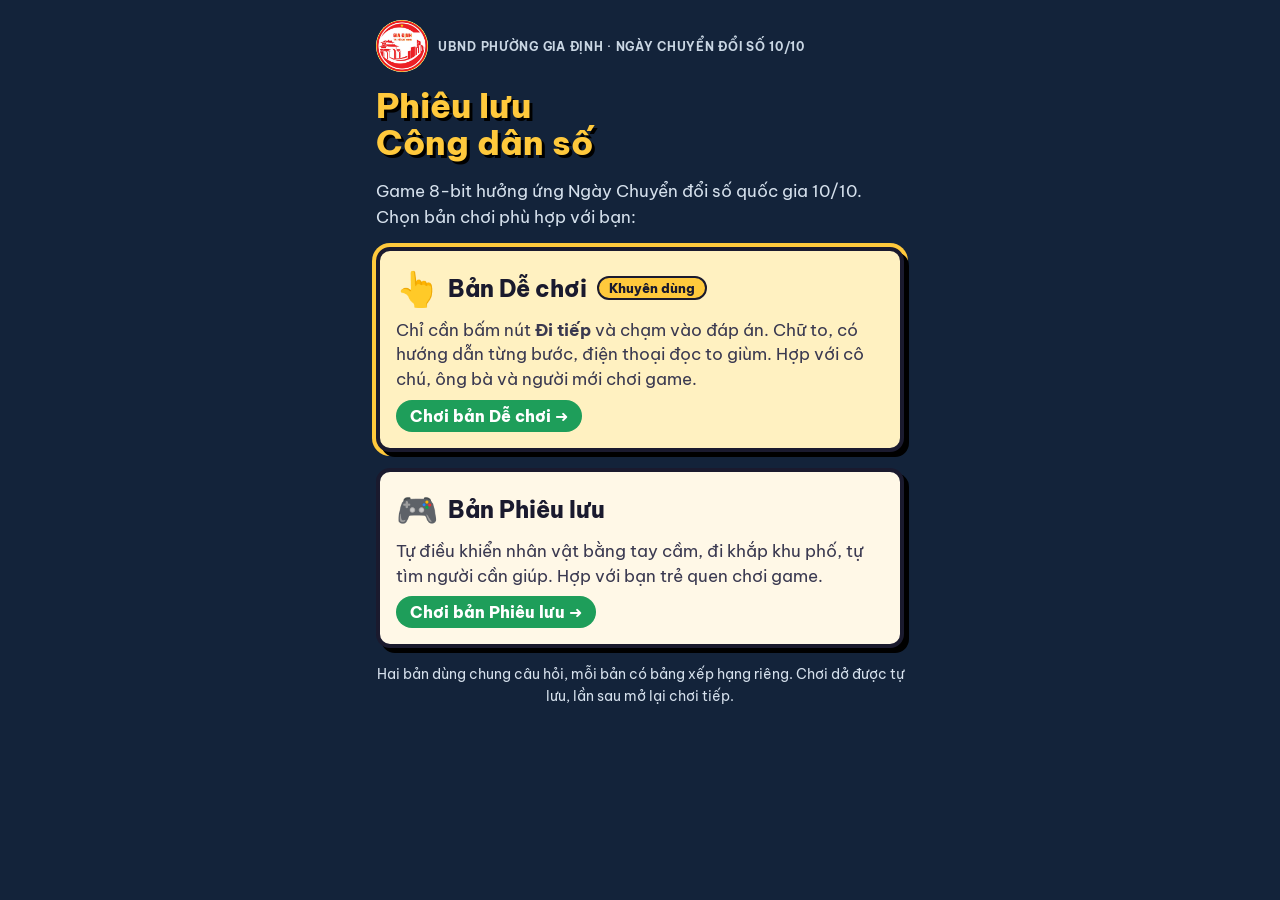
<file: index.html>
<!doctype html>
<html lang="vi">
<head>
<meta charset="utf-8">
<meta name="viewport" content="width=device-width, initial-scale=1">
<title>Phiêu lưu Công dân số</title>
<meta http-equiv="refresh" content="0; url=phieuluu.html">
<script>location.replace("phieuluu.html"+location.search)</script>
</head>
<body><p><a href="phieuluu.html">Vào game Phiêu lưu Công dân số</a></p></body>
</html>
</file>
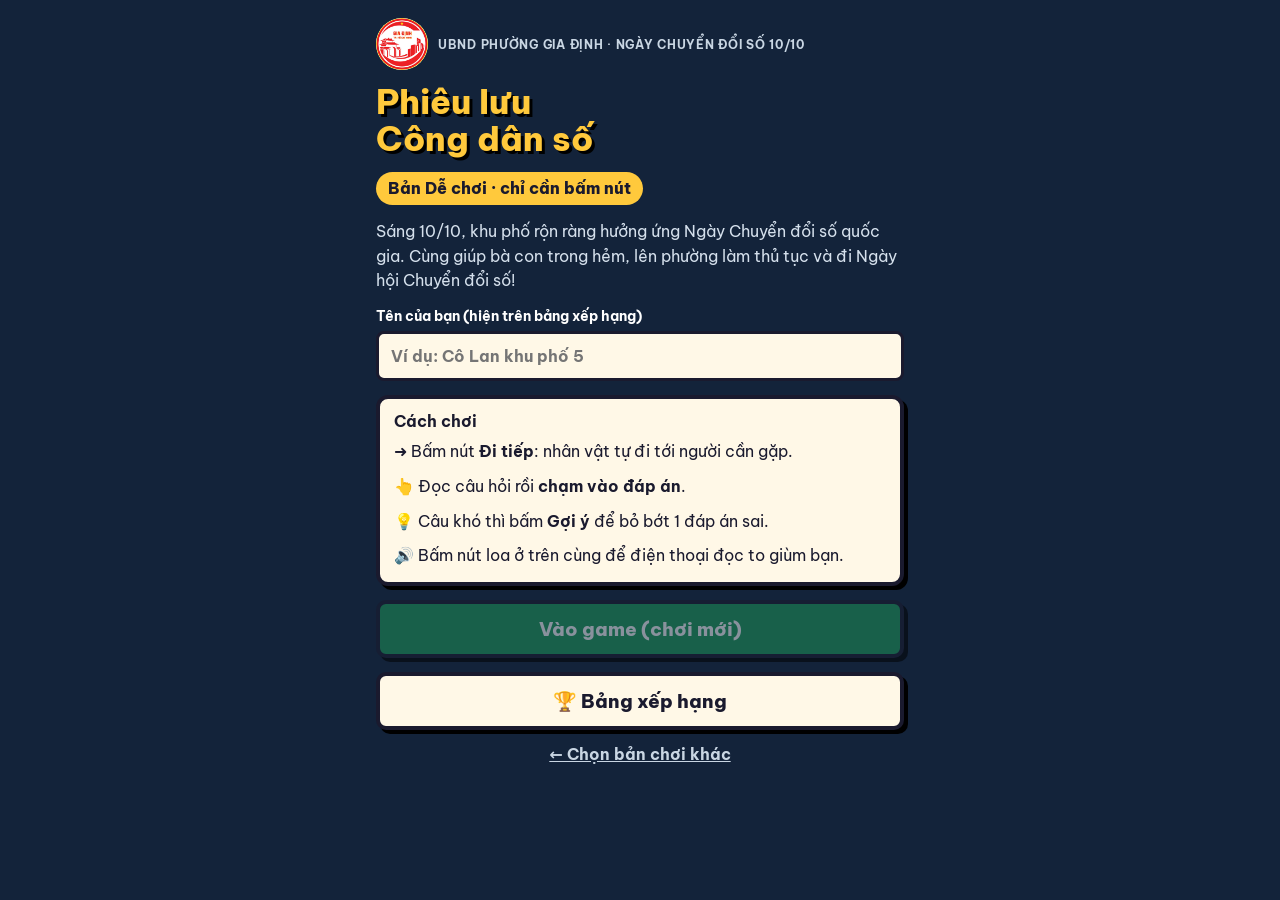
<file: dechoi.html>
<!doctype html>
<html lang="vi">
<head>
<meta charset="utf-8">
<meta name="viewport" content="width=device-width, initial-scale=1, viewport-fit=cover, user-scalable=no">
<title>Phiêu lưu Công dân số · Bản Dễ chơi</title>
<link rel="icon" id="favicon" href="">
<link rel="preconnect" href="https://fonts.googleapis.com">
<link rel="preconnect" href="https://fonts.gstatic.com" crossorigin>
<link rel="stylesheet" href="https://fonts.googleapis.com/css2?family=Be+Vietnam+Pro:wght@500;700;800&display=swap">
<link rel="stylesheet" href="chung/css/game.css?v=20261008b">
<link rel="stylesheet" href="chung/css/giao-dien.css?v=20261008b">
</head>
<body class="de">
<div id="app">
  <header id="top">
    <div class="row1">
      <span class="chip" id="pts" title="Điểm">★ 0</span>
      <span class="chip hint" id="hintc" title="Số lượt gợi ý">💡 0</span>
      <span class="sp"></span>
      <button class="iconbtn" id="help" type="button" aria-label="Xem hướng dẫn">?</button>
      <button class="iconbtn" id="fsm" type="button" aria-label="Chữ nhỏ lại">A−</button>
      <button class="iconbtn" id="fsp" type="button" aria-label="Chữ to lên">A+</button>
      <button class="iconbtn" id="tts" type="button" aria-label="Bật/tắt đọc to">🔇</button>
      <button class="iconbtn" id="snd" type="button" aria-label="Bật/tắt nhạc">♪</button>
    </div>
    <div class="quest" id="quest">Chào bạn!</div>
  </header>
  <div id="stage"><canvas id="cv" width="176" height="224" aria-label="Bản đồ trò chơi"></canvas></div>
  <div id="panel">
    <div class="ctrl" id="ctrl">
      <div class="dpad" id="dpad">
        <button class="u" data-d="3" type="button" aria-label="Lên">▲</button>
        <button class="l" data-d="1" type="button" aria-label="Trái">◀</button>
        <button class="r" data-d="2" type="button" aria-label="Phải">▶</button>
        <button class="d" data-d="0" type="button" aria-label="Xuống">▼</button>
      </div>
      <button class="talk" id="fbtn" type="button">💬<span>Nói chuyện</span></button>
      <button class="gonext" id="go" type="button">Đi tiếp<span>➜</span></button>
    </div>
    <div class="dlg" id="dlg" hidden>
      <span class="who" id="dwho"></span>
      <div class="txt" id="dtxt"></div>
      <div class="choices" id="dch"></div>
      <button class="hintbtn" id="dhint" type="button" hidden>💡 Gợi ý</button>
      <button class="next" id="dnext" type="button">Tiếp tục ➜</button>
    </div>
  </div>
  <div class="phonebox" id="phonebox" hidden><div class="phone" id="phone"><div class="pscreen" id="pscreen"></div></div></div>
</div>

<!-- Màn mở đầu -->
<div class="over" id="title">
  <div class="in">
    <div class="logo"><img data-logo alt="Logo phường Gia Định">UBND phường Gia Định · Ngày Chuyển đổi số 10/10</div>
    <h1 class="big">Phiêu lưu<br>Công dân số</h1>
    <p class="tag">Bản Dễ chơi · chỉ cần bấm nút</p>
    <p>Sáng 10/10, khu phố rộn ràng hưởng ứng Ngày Chuyển đổi số quốc gia. Cùng giúp bà con trong hẻm, lên phường làm thủ tục và đi Ngày hội Chuyển đổi số!</p>
    <label class="field">Tên của bạn (hiện trên bảng xếp hạng)
      <input id="pname" maxlength="20" placeholder="Ví dụ: Cô Lan khu phố 5" autocomplete="off">
    </label>
    <div class="card howto">
      <b>Cách chơi</b>
      <p>➜ Bấm nút <b>Đi tiếp</b>: nhân vật tự đi tới người cần gặp.</p>
      <p>👆 Đọc câu hỏi rồi <b>chạm vào đáp án</b>.</p>
      <p>💡 Câu khó thì bấm <b>Gợi ý</b> để bỏ bớt 1 đáp án sai.</p>
      <p>🔊 Bấm nút loa ở trên cùng để điện thoại đọc to giùm bạn.</p>
    </div>
    <button class="go resume" id="resume" type="button" hidden>▶ Chơi tiếp</button>
    <button class="go" id="start" type="button" disabled>Vào game (chơi mới)</button>
    <button class="go alt" id="lbopen" type="button">🏆 Bảng xếp hạng</button>
    <a class="back" href="phieuluu.html">← Chọn bản chơi khác</a>
  </div>
</div>

<!-- Kết thúc từng màn -->
<div class="over" id="lvend" hidden>
  <div class="in">
    <div class="logo"><img data-logo alt=""><span id="lvlabel"></span></div>
    <div class="medal" id="lvmedal">🏅</div>
    <h1 class="big center" id="lvtitle"></h1>
    <div class="card"><b>Nhận xét</b><p id="lveval"></p></div>
    <div class="stats" id="lvstats"></div>
    <div class="card" id="lvnext"><b id="lvnextt"></b><p id="lvnextp"></p></div>
    <button class="go" id="lvgo" type="button">Đi tiếp ➜</button>
    <button class="go alt" id="lvstop" type="button">Dừng ở đây, xem kết quả</button>
  </div>
</div>

<!-- Bản tin tối 10/10 -->
<div class="over night" id="tvv" hidden>
  <div class="in">
    <p class="center">Trời tối, bạn về nhà, mở TV xem bản tin…</p>
    <div class="tv"><div class="scr">
      <div class="live">● TRỰC TIẾP · BẢN TIN TỐI 10/10</div>
      <div class="hd">Phường Gia Định rộn ràng Ngày Chuyển đổi số quốc gia</div>
      <p id="tvtxt"></p>
      <div class="ticker"><span id="tvtick"></span></div>
    </div><div class="leg"></div></div>
    <button class="go" id="tvok" type="button">Xem kết quả ➜</button>
  </div>
</div>

<!-- Kết quả -->
<div class="over" id="end" hidden>
  <div class="in">
    <div class="logo"><img data-logo alt="">Kết quả Hành trình Công dân số</div>
    <div id="endok">
      <h1 class="big center" id="etitle"></h1>
      <p class="center" id="emsg" style="margin:8px 0 12px"></p>
      <canvas id="ccv" width="1200" height="840" hidden></canvas>
      <img class="cert" id="cert" alt="Giấy chứng nhận Hành trình Công dân số">
    </div>
    <div id="endsad" hidden style="display:grid;gap:12px">
      <canvas id="sad" width="160" height="120"></canvas>
      <h1 class="big center" id="sadt">Bạn vô tâm quá…</h1>
      <p class="center" id="sadm">Cả phường đang vui mà! Chơi lại nhé?</p>
      <div style="display:grid;grid-template-columns:1fr 1fr;gap:10px" id="sadbtns"><button class="go" id="sadyes" type="button">Có</button><button class="go alt" id="sadno" type="button">Không</button></div>
    </div>
    <button class="go" id="share" type="button">📤 Chia sẻ giấy chứng nhận</button>
    <button class="go alt" id="save" type="button">⬇ Lưu ảnh về máy</button>
    <button class="go blue" id="lbshow" type="button">🏆 Bảng xếp hạng</button>
    <button class="go alt" id="again" type="button">Chơi lại</button>
  </div>
</div>

<!-- Bảng xếp hạng -->
<div class="over" id="lbv" hidden>
  <div class="in">
    <div class="logo"><img data-logo alt="">Bảng xếp hạng Công dân số</div>
    <h1 class="big center" id="lbtitle">🏆 Top người chơi</h1>
    <p class="center" id="lbnote" style="font-size:14px"></p>
    <div class="lb" id="lblist"></div>
    <button class="go alt" id="lbclose" type="button">Đóng</button>
  </div>
</div>

<!-- Hướng dẫn (nút ?) -->
<div class="over" id="helpv" hidden>
  <div class="in">
    <h1 class="big">Hướng dẫn</h1>
    <div class="card howto">
      <p><b>➜ Đi tiếp</b>: nhân vật tự đi tới người cần gặp, tới nơi tự nói chuyện.</p>
      <p><b>💬 Nói chuyện</b>: nói chuyện với người đang đứng cạnh (nút sáng lên khi đứng gần).</p>
      <p><b>▲ ◀ ▶ ▼</b>: tự đi dạo quanh bản đồ (không bắt buộc). Chạm vào chỗ nào trên bản đồ, nhân vật cũng tự đi tới đó.</p>
      <p><b>?</b> vàng trên đầu: người đang cần bạn giúp. Giúp xong hiện <b>mặt cười</b>.</p>
      <p><b>!</b> xanh: việc cần làm tiếp theo (gặp đoàn viên, lấy số…).</p>
      <p><b>💡 Gợi ý</b>: bỏ bớt 1 đáp án sai. Trả lời sai không bị trừ điểm.</p>
      <p><b>A− / A+</b>: chữ nhỏ lại, to lên. <b>🔊</b>: điện thoại đọc to lời thoại.</p>
      <p>Mỗi màn có 7 câu, đúng từ 4 câu là nhận phần thưởng của màn đó.</p>
    </div>
    <button class="go" id="helpok" type="button">Đã hiểu</button>
    <button class="go alt" id="helpreset" type="button">Xem lại hướng dẫn từng bước</button>
  </div>
</div>

<!-- Thứ tự nạp: chọn bản → logo → cấu hình → nội dung → bản đồ màn 1 → động cơ → bản đồ màn 2 → luật màn 2 → màn 3 → kết thúc -->
<script>window.GAME_MODE="de";</script>
<script src="chung/js/logo.js?v=20261008b"></script>
<script src="chung/js/cau-hinh.js?v=20261008b"></script>
<script src="chung/js/noi-dung.js?v=20261008b"></script>
<script src="chung/js/man1.js?v=20261008b"></script>
<script src="chung/js/dong-co.js?v=20261008b"></script>
<script src="chung/js/man2-bando.js?v=20261008b"></script>
<script src="chung/js/man2.js?v=20261008b"></script>
<script src="chung/js/man3.js?v=20261008b"></script>
<script src="chung/js/ket-thuc.js?v=20261008b"></script>
</body>
</html>
</file>
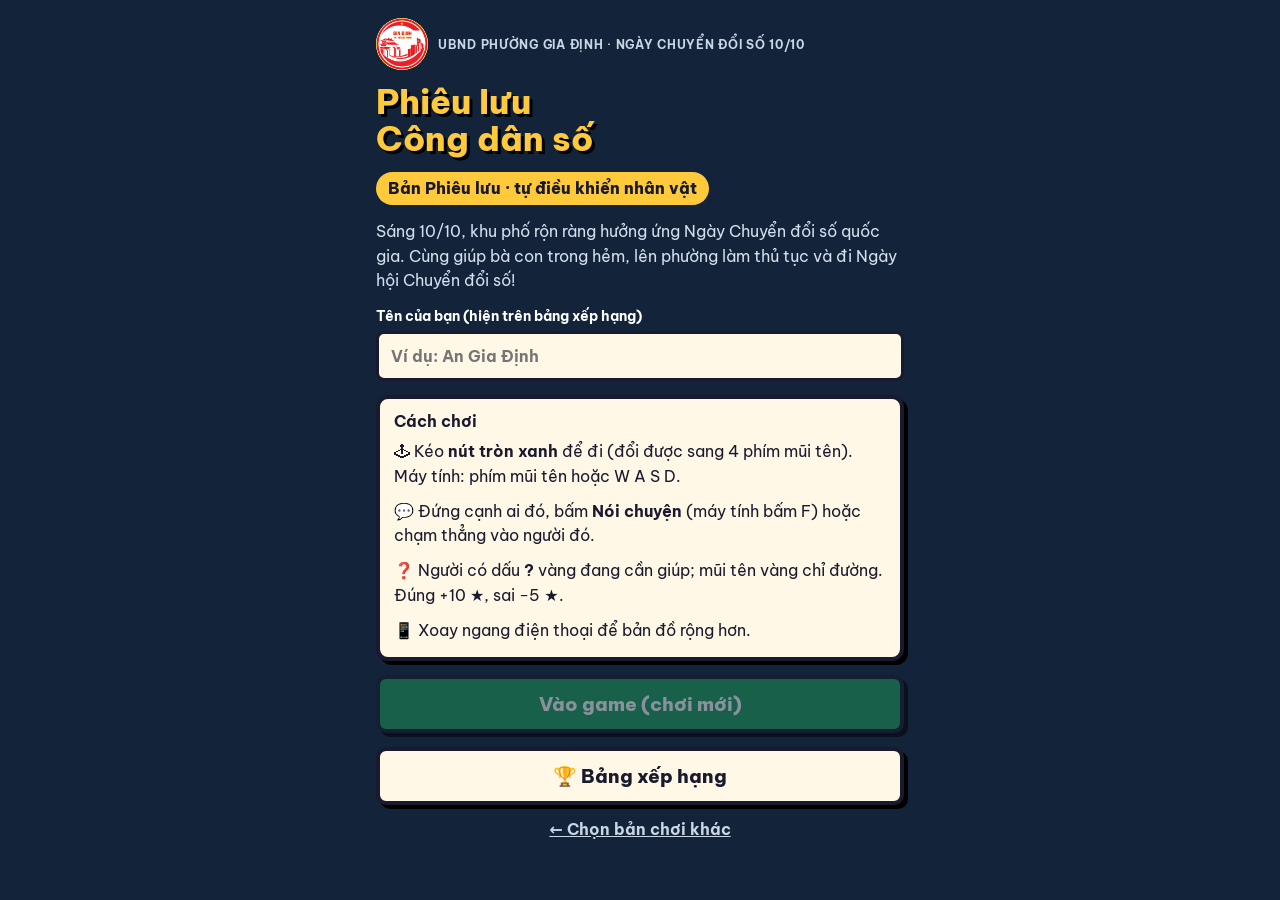
<file: phieuluu-tre.html>
<!doctype html>
<html lang="vi">
<head>
<meta charset="utf-8">
<meta name="viewport" content="width=device-width, initial-scale=1, viewport-fit=cover, user-scalable=no">
<title>Phiêu lưu Công dân số · Bản Phiêu lưu</title>
<link rel="icon" id="favicon" href="">
<link rel="preconnect" href="https://fonts.googleapis.com">
<link rel="preconnect" href="https://fonts.gstatic.com" crossorigin>
<link rel="stylesheet" href="https://fonts.googleapis.com/css2?family=Be+Vietnam+Pro:wght@500;700;800&display=swap">
<link rel="stylesheet" href="chung/css/game.css?v=20261008b">
<link rel="stylesheet" href="chung/css/giao-dien.css?v=20261008b">
</head>
<body class="tre">
<div id="app">
  <header id="top">
    <div class="row1">
      <span class="chip" id="pts" title="Điểm">★ 0</span>
      <span class="chip hint" id="hintc" title="Số lượt gợi ý">💡 0</span>
      <span class="sp"></span>
      <button class="iconbtn" id="help" type="button" aria-label="Xem hướng dẫn">?</button>
      <button class="iconbtn" id="fsm" type="button" aria-label="Chữ nhỏ lại">A−</button>
      <button class="iconbtn" id="fsp" type="button" aria-label="Chữ to lên">A+</button>
      <button class="iconbtn" id="tts" type="button" aria-label="Bật/tắt đọc to">🔇</button>
      <button class="iconbtn" id="snd" type="button" aria-label="Bật/tắt nhạc">♪</button>
    </div>
    <div class="quest" id="quest">Chào bạn!</div>
  </header>
  <div id="stage"><canvas id="cv" width="176" height="224" aria-label="Bản đồ trò chơi"></canvas></div>
  <div id="panel">
    <div class="ctrl tre" id="ctrl">
      <div class="padbox">
        <div class="joy" id="joy"><div class="knob" id="knob"></div></div>
        <div class="dpad" id="dpad" hidden>
          <button class="u" data-d="3" type="button" aria-label="Lên">▲</button>
          <button class="l" data-d="1" type="button" aria-label="Trái">◀</button>
          <button class="r" data-d="2" type="button" aria-label="Phải">▶</button>
          <button class="d" data-d="0" type="button" aria-label="Xuống">▼</button>
        </div>
        <button class="swap" id="swap" type="button">⇄ Đổi tay cầm</button>
      </div>
      <button class="talk" id="fbtn" type="button">💬<span>Nói chuyện</span></button>
    </div>
    <div class="dlg" id="dlg" hidden>
      <span class="who" id="dwho"></span>
      <div class="txt" id="dtxt"></div>
      <div class="choices" id="dch"></div>
      <button class="hintbtn" id="dhint" type="button" hidden>💡 Gợi ý</button>
      <button class="next" id="dnext" type="button">Tiếp tục ➜</button>
    </div>
  </div>
  <div class="phonebox" id="phonebox" hidden><div class="phone" id="phone"><div class="pscreen" id="pscreen"></div></div></div>
</div>

<!-- Màn mở đầu -->
<div class="over" id="title">
  <div class="in">
    <div class="logo"><img data-logo alt="Logo phường Gia Định">UBND phường Gia Định · Ngày Chuyển đổi số 10/10</div>
    <h1 class="big">Phiêu lưu<br>Công dân số</h1>
    <p class="tag">Bản Phiêu lưu · tự điều khiển nhân vật</p>
    <p>Sáng 10/10, khu phố rộn ràng hưởng ứng Ngày Chuyển đổi số quốc gia. Cùng giúp bà con trong hẻm, lên phường làm thủ tục và đi Ngày hội Chuyển đổi số!</p>
    <label class="field">Tên của bạn (hiện trên bảng xếp hạng)
      <input id="pname" maxlength="20" placeholder="Ví dụ: An Gia Định" autocomplete="off">
    </label>
    <div class="card howto">
      <b>Cách chơi</b>
      <p>🕹 Kéo <b>nút tròn xanh</b> để đi (đổi được sang 4 phím mũi tên). Máy tính: phím mũi tên hoặc W A S D.</p>
      <p>💬 Đứng cạnh ai đó, bấm <b>Nói chuyện</b> (máy tính bấm F) hoặc chạm thẳng vào người đó.</p>
      <p>❓ Người có dấu <b>?</b> vàng đang cần giúp; mũi tên vàng chỉ đường. Đúng +10 ★, sai −5 ★.</p>
      <p>📱 Xoay ngang điện thoại để bản đồ rộng hơn.</p>
    </div>
    <button class="go resume" id="resume" type="button" hidden>▶ Chơi tiếp</button>
    <button class="go" id="start" type="button" disabled>Vào game (chơi mới)</button>
    <button class="go alt" id="lbopen" type="button">🏆 Bảng xếp hạng</button>
    <a class="back" href="phieuluu.html">← Chọn bản chơi khác</a>
  </div>
</div>

<!-- Kết thúc từng màn -->
<div class="over" id="lvend" hidden>
  <div class="in">
    <div class="logo"><img data-logo alt=""><span id="lvlabel"></span></div>
    <div class="medal" id="lvmedal">🏅</div>
    <h1 class="big center" id="lvtitle"></h1>
    <div class="card"><b>Nhận xét</b><p id="lveval"></p></div>
    <div class="stats" id="lvstats"></div>
    <div class="card" id="lvnext"><b id="lvnextt"></b><p id="lvnextp"></p></div>
    <button class="go" id="lvgo" type="button">Đi tiếp ➜</button>
    <button class="go alt" id="lvstop" type="button">Dừng ở đây, xem kết quả</button>
  </div>
</div>

<!-- Bản tin tối 10/10 -->
<div class="over night" id="tvv" hidden>
  <div class="in">
    <p class="center">Trời tối, bạn về nhà, mở TV xem bản tin…</p>
    <div class="tv"><div class="scr">
      <div class="live">● TRỰC TIẾP · BẢN TIN TỐI 10/10</div>
      <div class="hd">Phường Gia Định rộn ràng Ngày Chuyển đổi số quốc gia</div>
      <p id="tvtxt"></p>
      <div class="ticker"><span id="tvtick"></span></div>
    </div><div class="leg"></div></div>
    <button class="go" id="tvok" type="button">Xem kết quả ➜</button>
  </div>
</div>

<!-- Kết quả -->
<div class="over" id="end" hidden>
  <div class="in">
    <div class="logo"><img data-logo alt="">Kết quả Hành trình Công dân số</div>
    <div id="endok">
      <h1 class="big center" id="etitle"></h1>
      <p class="center" id="emsg" style="margin:8px 0 12px"></p>
      <canvas id="ccv" width="1200" height="840" hidden></canvas>
      <img class="cert" id="cert" alt="Giấy chứng nhận Hành trình Công dân số">
    </div>
    <div id="endsad" hidden style="display:grid;gap:12px">
      <canvas id="sad" width="160" height="120"></canvas>
      <h1 class="big center" id="sadt">Bạn vô tâm quá…</h1>
      <p class="center" id="sadm">Cả phường đang vui mà! Chơi lại nhé?</p>
      <div style="display:grid;grid-template-columns:1fr 1fr;gap:10px" id="sadbtns"><button class="go" id="sadyes" type="button">Có</button><button class="go alt" id="sadno" type="button">Không</button></div>
    </div>
    <button class="go" id="share" type="button">📤 Chia sẻ giấy chứng nhận</button>
    <button class="go alt" id="save" type="button">⬇ Lưu ảnh về máy</button>
    <button class="go blue" id="lbshow" type="button">🏆 Bảng xếp hạng</button>
    <button class="go alt" id="again" type="button">Chơi lại</button>
  </div>
</div>

<!-- Bảng xếp hạng -->
<div class="over" id="lbv" hidden>
  <div class="in">
    <div class="logo"><img data-logo alt="">Bảng xếp hạng Công dân số</div>
    <h1 class="big center" id="lbtitle">🏆 Top người chơi</h1>
    <p class="center" id="lbnote" style="font-size:14px"></p>
    <div class="lb" id="lblist"></div>
    <button class="go alt" id="lbclose" type="button">Đóng</button>
  </div>
</div>

<!-- Hướng dẫn (nút ?) -->
<div class="over" id="helpv" hidden>
  <div class="in">
    <h1 class="big">Hướng dẫn</h1>
    <div class="card howto">
      <p><b>🕹 Nút tròn xanh</b>: kéo để đi. Bấm <b>⇄ Đổi tay cầm</b> để dùng 4 phím mũi tên.</p>
      <p><b>💬 Nói chuyện</b>: nói chuyện với người đứng cạnh (nút sáng lên khi đứng gần). Chạm vào người trên bản đồ, nhân vật cũng tự đi tới.</p>
      <p><b>?</b> vàng trên đầu: người đang cần bạn giúp. Giúp xong hiện <b>mặt cười</b>. <b>!</b> xanh: việc cần làm tiếp.</p>
      <p><b>Mũi tên vàng</b> ở rìa bản đồ chỉ hướng người cần gặp tiếp theo.</p>
      <p><b>💡 Gợi ý</b>: bỏ bớt 1 đáp án sai. Đúng +10 ★, sai −5 ★.</p>
      <p>Mỗi màn có 7 câu, đúng từ 4 câu là nhận phần thưởng. Xoay ngang điện thoại để bản đồ rộng hơn.</p>
    </div>

    <button class="go" id="helpok" type="button">Đã hiểu</button>
      </div>
</div>

<!-- Thứ tự nạp: chọn bản → logo → cấu hình → nội dung → bản đồ màn 1 → động cơ → bản đồ màn 2 → luật màn 2 → màn 3 → kết thúc -->
<script>window.GAME_MODE="tre";</script>
<script src="chung/js/logo.js?v=20261008b"></script>
<script src="chung/js/cau-hinh.js?v=20261008b"></script>
<script src="chung/js/noi-dung.js?v=20261008b"></script>
<script src="chung/js/man1.js?v=20261008b"></script>
<script src="chung/js/dong-co.js?v=20261008b"></script>
<script src="chung/js/man2-bando.js?v=20261008b"></script>
<script src="chung/js/man2.js?v=20261008b"></script>
<script src="chung/js/man3.js?v=20261008b"></script>
<script src="chung/js/ket-thuc.js?v=20261008b"></script>
</body>
</html>
</file>
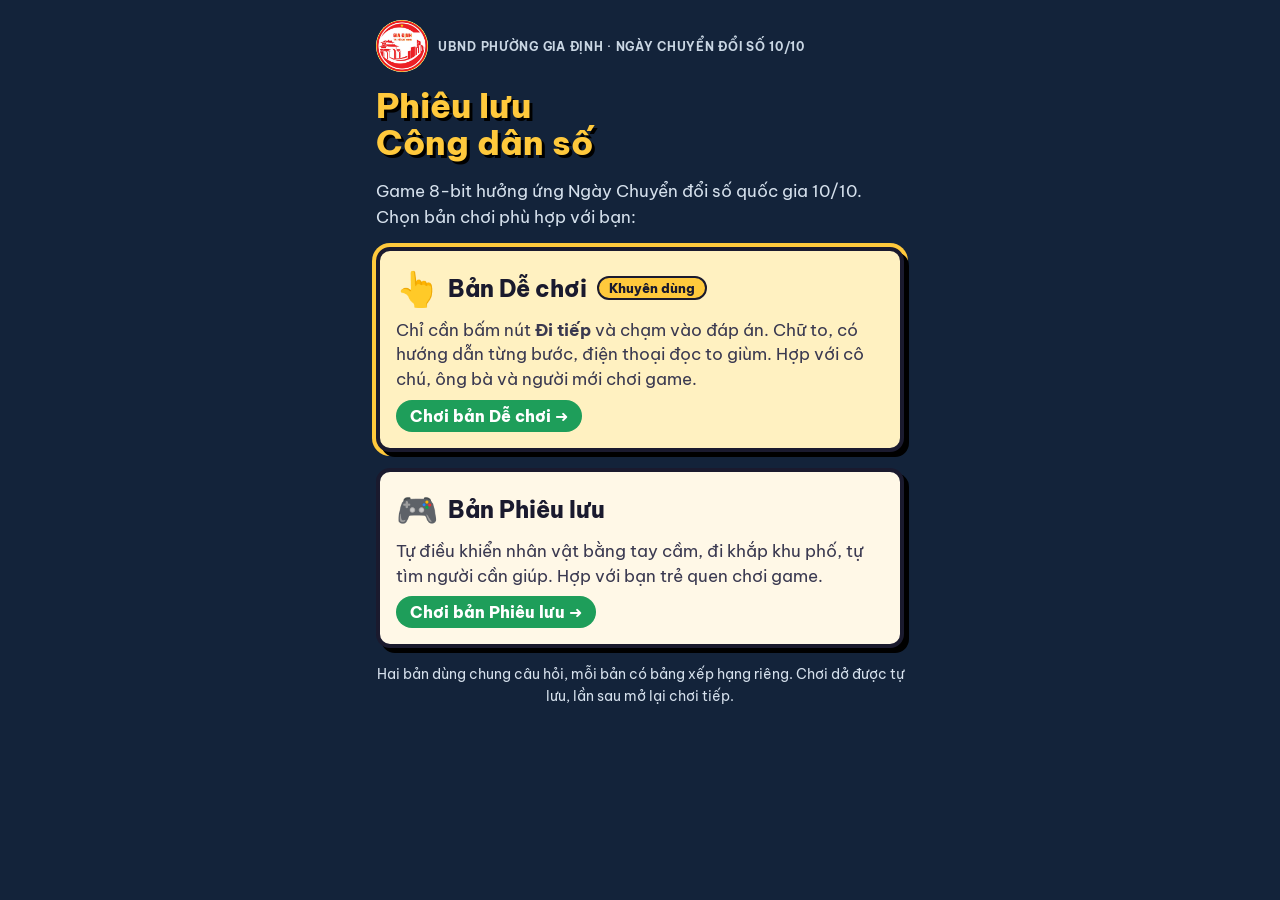
<file: phieuluu.html>
<!doctype html>
<html lang="vi">
<head>
<meta charset="utf-8">
<meta name="viewport" content="width=device-width, initial-scale=1, viewport-fit=cover">
<title>Phiêu lưu Công dân số · Phường Gia Định</title>
<link rel="icon" id="favicon" href="">
<link rel="preconnect" href="https://fonts.googleapis.com">
<link rel="preconnect" href="https://fonts.gstatic.com" crossorigin>
<link rel="stylesheet" href="https://fonts.googleapis.com/css2?family=Be+Vietnam+Pro:wght@500;700;800&display=swap">
<link rel="stylesheet" href="chung/css/game.css?v=20261008b">
<style>
body{display:block}
.wrap{max-width:560px;margin:0 auto;padding:20px 16px 36px;display:grid;gap:16px;color:#fff}
.wrap p{margin:0;color:#D5E0EC;line-height:1.55;font-size:17px}
.pick{display:grid;gap:8px;text-decoration:none;color:var(--ink);background:var(--paper);border:4px solid var(--line);border-radius:14px;padding:16px;box-shadow:5px 5px 0 #000}
.pick:active{transform:translate(3px,3px);box-shadow:2px 2px 0 #000}
.pick .h{display:flex;align-items:center;gap:10px;font-weight:800;font-size:23px}
.pick .ic{font-size:34px}
.pick .d{font-size:16.5px;line-height:1.5;color:#3A3950}
.pick .b{justify-self:start;background:var(--ok);color:#fff;font-weight:800;border-radius:999px;padding:6px 14px;font-size:16px}
.pick.main{background:#FFF1C1;box-shadow:5px 5px 0 #000,0 0 0 4px var(--acc)}
.pick .rec{font-size:13px;font-weight:800;background:var(--acc);border:2px solid var(--line);border-radius:999px;padding:2px 10px}
</style>
</head>
<body>
<div class="wrap">
  <div class="logo"><img data-logo alt="Logo phường Gia Định">UBND phường Gia Định · Ngày Chuyển đổi số 10/10</div>
  <h1 class="big">Phiêu lưu<br>Công dân số</h1>
  <p>Game 8-bit hưởng ứng Ngày Chuyển đổi số quốc gia 10/10. Chọn bản chơi phù hợp với bạn:</p>
  <a class="pick main" href="dechoi.html">
    <span class="h"><span class="ic">👆</span>Bản Dễ chơi <span class="rec">Khuyên dùng</span></span>
    <span class="d">Chỉ cần bấm nút <b>Đi tiếp</b> và chạm vào đáp án. Chữ to, có hướng dẫn từng bước, điện thoại đọc to giùm. Hợp với cô chú, ông bà và người mới chơi game.</span>
    <span class="b">Chơi bản Dễ chơi ➜</span>
  </a>
  <a class="pick" href="phieuluu-tre.html">
    <span class="h"><span class="ic">🎮</span>Bản Phiêu lưu</span>
    <span class="d">Tự điều khiển nhân vật bằng tay cầm, đi khắp khu phố, tự tìm người cần giúp. Hợp với bạn trẻ quen chơi game.</span>
    <span class="b">Chơi bản Phiêu lưu ➜</span>
  </a>
  <p style="font-size:14px;text-align:center">Hai bản dùng chung câu hỏi, mỗi bản có bảng xếp hạng riêng. Chơi dở được tự lưu, lần sau mở lại chơi tiếp.</p>
</div>
<script src="chung/js/logo.js?v=20261008b"></script>
</body>
</html>
</file>
<file: chung/css/game.css>
/* GIAO DIỆN game Phiêu lưu Công dân số: màu sắc, cỡ chữ, nút bấm, hộp thoại */
:root{--bg:#13233A;--ink:#1A1A2E;--paper:#FFF8E7;--line:#1A1A2E;--acc:#FFC93C;--ok:#1E9E5A;--bad:#E04A3A;--blue:#1E6FE0;--blue2:#0B4FB3;--muted:#5E5D75}
*{box-sizing:border-box;-webkit-tap-highlight-color:transparent}
[hidden]{display:none!important}
html,body{margin:0;background:var(--bg);color:var(--ink);font-family:"Be Vietnam Pro",system-ui,sans-serif;overscroll-behavior:none}
body{min-height:100vh;min-height:100dvh;display:grid;place-items:center}
#stage{position:relative;width:96vw;aspect-ratio:176/224;border:4px solid var(--line);border-radius:12px;overflow:hidden;background:#000;box-shadow:0 0 0 3px var(--acc),0 12px 30px rgba(0,0,0,.5);user-select:none;-webkit-user-select:none;touch-action:none}
#cv{position:absolute;inset:0;width:100%;height:100%;image-rendering:pixelated;image-rendering:crisp-edges}
/* thanh trên cùng */
.hud{position:absolute;left:6px;right:6px;top:6px;display:flex;gap:5px;align-items:flex-start;z-index:3;transition:opacity .3s}
.hud.dim{opacity:.35}
.quest{flex:1;min-width:0;background:rgba(255,248,231,.95);border:2px solid var(--line);border-radius:8px;padding:4px 9px;font-size:14px;font-weight:800;line-height:1.35;box-shadow:2px 2px 0 var(--line);cursor:pointer;white-space:nowrap;overflow:hidden;text-overflow:ellipsis}
.quest.open{white-space:normal}
.quest .more{display:none;font-weight:600;font-size:14px;margin-top:3px}
.quest.open .more{display:block}
.chip{background:var(--acc);border:2px solid var(--line);border-radius:8px;padding:4px 8px;font-weight:800;font-size:14.5px;box-shadow:2px 2px 0 var(--line);font-variant-numeric:tabular-nums;white-space:nowrap}
.chip.hint{background:#FFF8E7}
.bump{animation:bump .4s}
@keyframes bump{50%{transform:scale(1.3)}}
.iconbtn{width:34px;height:34px;border-radius:8px;border:2px solid var(--line);background:rgba(255,248,231,.95);font-weight:800;font-size:14px;cursor:pointer;color:var(--ink);padding:0;box-shadow:2px 2px 0 var(--line)}
.toast{position:absolute;left:50%;top:40%;transform:translate(-50%,-50%);background:var(--line);color:#fff;border:2px solid var(--acc);border-radius:8px;padding:7px 14px;font-weight:800;font-size:17px;pointer-events:none;animation:toast 1.8s forwards;white-space:nowrap;z-index:9}
.toast.good{background:var(--ok)}.toast.badt{background:var(--bad)}
@keyframes toast{0%{opacity:0;transform:translate(-50%,-30%)}15%{opacity:1;transform:translate(-50%,-50%)}80%{opacity:1}100%{opacity:0;transform:translate(-50%,-90%)}}
.shake{animation:shake .35s}
@keyframes shake{25%{transform:translateX(-6px)}50%{transform:translateX(6px)}75%{transform:translateX(-3px)}}

/* tay cầm */
.ctrl{position:absolute;left:0;right:0;bottom:0;height:34%;z-index:4;pointer-events:none}
.joy{position:absolute;left:14px;bottom:14px;width:118px;height:118px;border-radius:50%;background:radial-gradient(circle at 50% 50%,rgba(30,111,224,.35),rgba(11,79,179,.55));border:4px solid var(--blue2);box-shadow:0 0 0 3px rgba(255,255,255,.6) inset;pointer-events:auto;touch-action:none}
.joy .knob{position:absolute;left:50%;top:50%;width:50px;height:50px;margin:-25px 0 0 -25px;border-radius:50%;background:radial-gradient(circle at 35% 30%,#6FB1FF,var(--blue) 60%,var(--blue2));border:3px solid #fff;box-shadow:0 3px 0 var(--line)}
.dpad{position:absolute;left:10px;bottom:10px;display:grid;grid-template-columns:repeat(3,44px);grid-template-rows:repeat(3,44px);gap:3px;pointer-events:auto}
.dpad button{font:inherit;font-size:18px;border:3px solid var(--blue2);background:var(--blue);color:#fff;border-radius:10px;touch-action:none;box-shadow:0 3px 0 var(--line);padding:0}
.dpad button.on{transform:translateY(2px);box-shadow:0 1px 0 var(--line);background:var(--blue2)}
.dpad .u{grid-area:1/2}.dpad .l{grid-area:2/1}.dpad .r{grid-area:2/3}.dpad .d{grid-area:3/2}
.fbtn{position:absolute;right:16px;bottom:22px;width:78px;height:78px;border-radius:50%;border:4px solid var(--blue2);background:radial-gradient(circle at 35% 30%,#6FB1FF,var(--blue) 60%,var(--blue2));color:#fff;font:inherit;font-weight:800;font-size:28px;box-shadow:0 5px 0 var(--line);pointer-events:auto;touch-action:none;line-height:1;padding:0;opacity:.8}
.fbtn small{display:block;font-size:9.5px;font-weight:800;margin-top:2px}
.fbtn.near{opacity:1;animation:pulse 1s infinite}
@keyframes pulse{50%{box-shadow:0 5px 0 var(--line),0 0 0 8px rgba(255,201,60,.55)}}
.fbtn:active{transform:translateY(4px);box-shadow:0 1px 0 var(--line)}
.swap{position:absolute;right:8px;bottom:110px;pointer-events:auto;font-size:11px;width:auto;padding:0 6px}

/* hội thoại */
.dlg{position:absolute;left:6px;right:6px;bottom:6px;z-index:6;max-height:80%!important;background:var(--paper);border:4px solid var(--line);border-radius:10px;padding:12px 12px 10px;box-shadow:4px 4px 0 var(--acc);display:grid;gap:7px;cursor:pointer;max-height:72%;overflow:auto}
.dlg .who{justify-self:start;background:var(--line);color:#fff;font-weight:800;font-size:14px;padding:2px 9px;border-radius:6px}
.dlg .txt{font-size:17.5px;font-weight:600;line-height:1.5;min-height:2.6em;white-space:pre-line}
.dlg .more{position:absolute;right:12px;bottom:6px;font-size:12px;animation:blink .8s steps(2) infinite}
@keyframes blink{50%{opacity:0}}
.choices{display:grid;gap:6px}
.choice{font:inherit;text-align:left;font-size:16.5px;font-weight:700;padding:8px 10px 8px 24px;border:3px solid var(--line);border-radius:8px;background:#fff;color:var(--ink);cursor:pointer;position:relative;line-height:1.35}
.choice.sel{background:var(--acc)}
.choice.sel::before{content:"▶";position:absolute;left:7px;top:50%;transform:translateY(-50%);font-size:10px}
.choice.gone{opacity:.35;text-decoration:line-through;pointer-events:none;background:#eee}
.hintbtn{justify-self:start;font:inherit;font-size:15px;font-weight:800;border:2px dashed var(--line);background:#FFF1C1;border-radius:8px;padding:5px 10px;cursor:pointer;color:var(--ink)}
.hintbtn:disabled{opacity:.45;cursor:default}

/* điện thoại */
.phonebox{position:absolute;inset:0;background:rgba(10,18,30,.72);display:grid;place-items:center;z-index:7}
.phone{width:70%;max-width:260px;background:#111;border-radius:26px;padding:9px;border:3px solid #333}
.phone.buzz{animation:buzz .5s infinite}
@keyframes buzz{0%,100%{transform:rotate(-2deg)}50%{transform:rotate(2deg)}}
.pscreen{background:linear-gradient(170deg,#24476A,#10243A);border-radius:18px;color:#fff;padding:14px 10px;display:grid;gap:8px;justify-items:center;text-align:center;min-height:300px;align-content:start}
.pscreen .av{width:58px;height:58px;border-radius:50%;background:#F29B82;display:grid;place-items:center;font-weight:800;font-size:24px;color:var(--ink);animation:ring 1s infinite}
@keyframes ring{from{box-shadow:0 0 0 0 rgba(255,255,255,.6)}to{box-shadow:0 0 0 16px rgba(255,255,255,0)}}
.pscreen .nm{font-weight:800;font-size:15px;word-break:break-word}
.pscreen .sub{font-size:11px;opacity:.8}
.sms{background:#fff;color:var(--ink);border-radius:12px 12px 12px 3px;padding:8px 10px;font-size:12.5px;text-align:left;line-height:1.45;justify-self:stretch;word-break:break-word}
.sms .lnk{color:#0B57D0;text-decoration:underline}
.chat{justify-self:stretch;display:grid;gap:6px;text-align:left}
.chat .m{background:#fff;color:var(--ink);border-radius:12px 12px 12px 3px;padding:7px 9px;font-size:12.5px;line-height:1.4;animation:pop .25s}
.chat .typing{justify-self:start;background:#fff;color:#888;border-radius:12px;padding:4px 10px;font-weight:800;letter-spacing:2px}
@keyframes pop{from{transform:scale(.6);opacity:0}}
.zhead{justify-self:stretch;background:#0068FF;margin:-14px -10px 4px;padding:9px;border-radius:18px 18px 0 0;font-weight:800;font-size:13px}
.vid{width:100%;aspect-ratio:3/4;background:#333;border-radius:12px;overflow:hidden;position:relative}
.vid canvas{width:100%;height:100%;image-rendering:pixelated}
.vid .rec{position:absolute;top:6px;left:8px;font-size:10px;font-weight:800;color:#ff5a5a}
.pbtn{font:inherit;font-weight:800;font-size:14px;border:0;border-radius:999px;padding:8px 18px;background:var(--ok);color:#fff;cursor:pointer}
.notif{position:absolute;left:8px;right:8px;top:8px;z-index:8;background:#fff;border-radius:14px;border:3px solid var(--line);padding:9px 11px;box-shadow:0 8px 20px rgba(0,0,0,.4);animation:drop .45s;display:grid;gap:4px;font-size:13px}
.notif b{font-size:13.5px}.notif .from{font-size:11px;color:var(--muted)}
@keyframes drop{from{transform:translateY(-120%)}}

/* màn phủ */
.over{position:fixed;inset:0;background:var(--bg);overflow:auto;z-index:20}
.over .in{max-width:560px;margin:0 auto;padding:18px 16px 32px;display:grid;gap:14px;color:#fff}
.logo{display:flex;align-items:center;gap:10px;font-size:12px;font-weight:700;letter-spacing:.06em;text-transform:uppercase;color:#C9D6E3}
.logo img{width:52px;height:52px;border-radius:50%;background:#fff}
.big{font-weight:800;font-size:2.1rem;line-height:1.1;margin:0;color:var(--acc);text-shadow:3px 3px 0 #000}
.over p{margin:0;color:#D5E0EC;line-height:1.55}
.field{display:grid;gap:6px;font-weight:700;font-size:14px}
.field select,.field input{font:inherit;font-size:16px;padding:12px;border-radius:8px;border:3px solid var(--line);background:var(--paper);color:var(--ink);color-scheme:light}
.go{font:inherit;font-weight:800;font-size:18px;border:4px solid var(--line);border-radius:10px;padding:13px;background:var(--ok);color:#fff;cursor:pointer;box-shadow:4px 4px 0 #000}
.go:disabled{opacity:.5}
.go.alt{background:var(--paper);color:var(--ink)}
.go.blue{background:var(--blue)}
.card{background:var(--paper);color:var(--ink);border:4px solid var(--line);border-radius:12px;padding:12px 14px;box-shadow:4px 4px 0 #000;display:grid;gap:6px}
.card p{color:var(--ink)}
.stats{display:grid;grid-template-columns:repeat(3,1fr);gap:8px}
.stat{background:var(--paper);color:var(--ink);border:3px solid var(--line);border-radius:10px;padding:8px;text-align:center}
.stat b{display:block;font-size:22px}
.stat span{font-size:11.5px;font-weight:700;color:var(--muted)}
.medal{font-size:3rem;text-align:center;line-height:1}
.cert{width:100%;border-radius:8px;border:3px solid var(--acc)}
.center{text-align:center}
.slog{position:absolute;inset:0;z-index:10;display:grid;place-items:center;background:rgba(10,18,30,.55);animation:fadein .3s}
@keyframes fadein{from{opacity:0}}
.slog{gap:10px;align-content:center;justify-items:center}
.slog .lbl{background:var(--line);color:#fff;border:2px solid var(--acc);border-radius:8px;padding:4px 10px;font-size:12px;font-weight:800;text-align:center;max-width:92%}
.slog .s{font-size:11.5px;color:#fff;font-weight:700;margin-top:18px;background:rgba(0,0,0,.45);padding:3px 10px;border-radius:999px}
.it{animation:zoom .5s;color:#1A1A2E;text-align:center;font-weight:800;line-height:1.3}
@keyframes zoom{from{transform:scale(.3) rotate(-8deg);opacity:0}}
@keyframes wave{50%{transform:skewY(1.5deg) translateY(2px)}}
/* băng rôn: tấm vải đỏ căng dây giữa 2 cột */
.it-banner{position:relative;width:96%;padding:16px 12px 6px}
.it-banner .pole{position:absolute;top:0;bottom:-12px;width:6px;background:linear-gradient(90deg,#8C8C8C,#E0E0E0,#8C8C8C);border:1px solid #333;border-radius:3px}
.it-banner .pole.l{left:0}.it-banner .pole.r{right:0}
.it-banner .rope{position:absolute;left:6px;right:6px;top:10px;height:2px;background:#5D4037}
.it-banner .cloth{position:relative;margin:0 8px;background:linear-gradient(180deg,#D61F2C,#B3121F);border-top:3px solid #FFD23F;border-bottom:3px solid #FFD23F;padding:10px 12px;color:#FFE27A;text-transform:uppercase;font-size:14px;letter-spacing:.02em;box-shadow:0 6px 0 rgba(0,0,0,.25);animation:wave 2.4s ease-in-out infinite}
.it-banner .cloth::before,.it-banner .cloth::after{content:"";position:absolute;top:6px;width:7px;height:7px;border-radius:50%;background:#EEE;border:2px solid #555}
.it-banner .cloth::before{left:4px}.it-banner .cloth::after{right:4px}
.it-banner .tie{position:absolute;top:10px;width:14px;height:2px;background:#5D4037}
/* áp phích: tờ giấy dán băng keo */
.it-poster{position:relative;width:66%;background:#FFFDF5;border:3px solid #1A1A2E;box-shadow:6px 6px 0 rgba(0,0,0,.35);transform:rotate(-2deg)}
.it-poster::before,.it-poster::after{content:"";position:absolute;top:-10px;width:46px;height:18px;background:rgba(255,236,150,.85);border:1px solid rgba(0,0,0,.15)}
.it-poster::before{left:-12px;transform:rotate(-30deg)}.it-poster::after{right:-12px;transform:rotate(30deg)}
.it-poster .top{background:linear-gradient(180deg,#1E6FE0,#4FA3FF);color:#fff;padding:10px 6px 30px;font-size:13px;position:relative}
.it-poster .top b{display:block;font-size:22px;color:#FFE27A;text-shadow:2px 2px 0 #0B4FB3}
.it-poster .city{position:absolute;left:0;right:0;bottom:0;height:24px;background:repeating-linear-gradient(90deg,#0B4FB3 0 14px,#2A65C9 14px 22px,#0B4FB3 22px 30px,transparent 30px 34px);clip-path:polygon(0 40%,8% 40%,8% 10%,18% 10%,18% 50%,30% 50%,30% 0,40% 0,40% 35%,55% 35%,55% 15%,65% 15%,65% 45%,78% 45%,78% 5%,88% 5%,88% 40%,100% 40%,100% 100%,0 100%)}
.it-poster .body{padding:10px 10px 6px;font-size:14px;color:#0B3D91}
.it-poster .foot{font-size:10px;color:#5E5D75;padding:0 0 8px}
/* cờ phướn: dải vải dọc treo trên thanh ngang, đuôi xẻ */
.it-phuon{position:relative;width:48%;padding-top:10px}
.it-phuon .rod{position:absolute;top:0;left:-14px;right:-14px;height:8px;border-radius:4px;background:linear-gradient(#E0E0E0,#8C8C8C);border:1px solid #333}
.it-phuon .cloth{background:linear-gradient(180deg,#1E6FE0,#0B4FB3);color:#fff;padding:14px 10px 46px;font-size:13.5px;clip-path:polygon(0 0,100% 0,100% 100%,50% 86%,0 100%);border-left:4px solid #FFD23F;border-right:4px solid #FFD23F;animation:wave 2.8s ease-in-out infinite;transform-origin:top}
.it-phuon .cloth .h{display:block;color:#FFE27A;font-size:11px;letter-spacing:.1em;margin-bottom:6px}
/* tờ rơi: tờ giấy gấp đôi */
.it-flyer{width:78%;background:linear-gradient(90deg,#fff 49.5%,#D9D9D9 50%,#fff 50.5%);border:3px solid #1A1A2E;box-shadow:5px 5px 0 rgba(0,0,0,.35);transform:rotate(3deg);display:grid;grid-template-columns:1fr 1fr;text-align:left}
.it-flyer .a{padding:10px;font-size:13px;color:#0B3D91;border-top:12px solid #2E9E44}
.it-flyer .b{padding:10px;font-size:11px;color:#1A1A2E;border-top:12px solid #FFC93C;display:grid;gap:6px;align-content:start}
.it-flyer .qr{width:44px;height:44px;background:conic-gradient(#1A1A2E 25%,#fff 0 50%,#1A1A2E 0 75%,#fff 0) 0 0/11px 11px;border:3px solid #1A1A2E}
/* standee: tấm bảng đứng trên chân */
.it-standee{position:relative;width:58%;padding-bottom:34px}
.it-standee .board{background:linear-gradient(180deg,#00A3E0,#1E6FE0 60%,#0B4FB3);border:3px solid #1A1A2E;border-radius:18px 18px 4px 4px;color:#fff;padding:12px 10px 16px;font-size:14px;box-shadow:5px 5px 0 rgba(0,0,0,.3)}
.it-standee .board .h{display:inline-block;background:#FFC93C;color:#1A1A2E;border-radius:999px;padding:2px 10px;font-size:11px;margin-bottom:8px}
.it-standee .board img{width:40px;height:40px;border-radius:50%;background:#fff;display:block;margin:0 auto 6px}
.it-standee::before,.it-standee::after{content:"";position:absolute;bottom:4px;width:6px;height:32px;background:#555;border:1px solid #1A1A2E}
.it-standee::before{left:28%;transform:rotate(12deg)}.it-standee::after{right:28%;transform:rotate(-12deg)}
.lb{display:grid;gap:6px}
.lbrow{display:grid;grid-template-columns:40px 1fr auto;gap:8px;align-items:center;background:var(--paper);color:var(--ink);border:3px solid var(--line);border-radius:10px;padding:7px 10px;font-weight:700}
.lbrow.me{background:var(--acc);animation:glow 1.2s infinite}
@keyframes glow{50%{box-shadow:0 0 0 4px rgba(255,201,60,.5)}}
.lbrow .rk{font-size:22px;text-align:center}
.lbrow .rk.c{animation:twinkle 1s infinite}
@keyframes twinkle{50%{transform:scale(1.25);filter:brightness(1.4)}}
.conf{position:fixed;inset:0;pointer-events:none;z-index:30;overflow:hidden}
.conf i{position:absolute;top:-10px;width:8px;height:12px;animation:fall linear forwards}
@keyframes fall{to{transform:translateY(110vh) rotate(720deg)}}
#sad{width:100%;max-width:320px;justify-self:center;image-rendering:pixelated;border:3px solid var(--line);border-radius:10px}
@media (prefers-reduced-motion: reduce){*{animation:none!important}}
</file>
<file: chung/css/giao-dien.css>
/* GIAO DIỆN DÙNG CHUNG 2 BẢN (Dễ chơi, Phiêu lưu): chữ to, nút lớn, bản đồ ở trên, lời thoại và nút ở dưới.
   Dùng chung phieuluu/css/game.css, file này chỉ ghi đè. --fs là hệ số cỡ chữ (nút A− / A+). */
:root{--fs:1;--orange:#E8833A}
body{display:block;min-height:100dvh}
#app{position:relative;margin:0 auto;max-width:540px;height:100vh;height:100dvh;display:flex;flex-direction:column;gap:6px;padding:6px 6px calc(6px + env(safe-area-inset-bottom))}
/* thanh trên cùng: luôn hiện, nằm ngoài bản đồ */
#top{display:grid;gap:5px;flex:0 0 auto}
#top .row1{display:flex;gap:5px;align-items:center}
#top .sp{flex:1}
#top .chip{font-size:calc(16px*var(--fs))}
#top .iconbtn{width:auto;min-width:40px;height:40px;padding:0 6px;font-size:16px}
#top .iconbtn.on{background:var(--acc)}
#app .quest{white-space:normal;cursor:default;font-size:calc(16.5px*var(--fs));padding:7px 10px;line-height:1.35;overflow:visible}
.quest .qc{font-weight:600;color:var(--muted);white-space:nowrap}
/* bản đồ */
#stage{position:relative;flex:1 1 auto;min-height:120px;width:100%;aspect-ratio:auto;border-width:4px}
#cv{object-fit:contain;background:#000}
/* nút điều khiển */
#panel{flex:0 0 auto;display:flex;flex-direction:column;max-height:64%;min-height:0}
#app .ctrl{position:static;height:auto;pointer-events:auto;display:grid;grid-template-columns:auto 1fr 1.25fr;gap:8px;align-items:stretch}
#app .dpad{position:static;grid-template-columns:repeat(3,40px);grid-template-rows:repeat(3,40px);gap:3px;align-self:center}
#app .dpad button{font-size:16px}
.talk,.gonext{font:inherit;font-weight:800;border:4px solid var(--line);border-radius:14px;cursor:pointer;display:grid;place-items:center;align-content:center;gap:2px;padding:6px;box-shadow:0 5px 0 var(--line);touch-action:manipulation;color:var(--ink);line-height:1.15}
.talk{background:var(--paper);font-size:calc(26px*var(--fs))}
.talk span{font-size:calc(16px*var(--fs))}
.talk:disabled{opacity:.45;cursor:default}
.talk.near{background:var(--acc);animation:pulse 1s infinite}
.gonext{background:var(--ok);color:#fff;font-size:calc(24px*var(--fs))}
.gonext span{font-size:calc(30px*var(--fs))}
.gonext:not(.walking){animation:pulse 1.4s infinite}
.talk:active,.gonext:active{transform:translateY(4px);box-shadow:0 1px 0 var(--line)}
/* hội thoại ở dưới bản đồ, chữ to */
#app .dlg{position:static;flex:1 1 auto;min-height:0;max-height:none!important;overflow:auto;cursor:default;box-shadow:4px 4px 0 var(--acc);padding:12px;gap:9px}
#app .dlg .who{font-size:calc(15px*var(--fs))}
#app .dlg .txt{font-size:calc(19px*var(--fs));line-height:1.5;min-height:0;cursor:pointer}
#app .dlg .txt p{margin:6px 0}
#app .choice{font-size:calc(18.5px*var(--fs));padding:12px 12px 12px 48px;min-height:58px;border-width:3px;border-radius:12px;box-shadow:0 3px 0 var(--line)}
#app .choice .n{position:absolute;left:9px;top:50%;transform:translateY(-50%);width:30px;height:30px;border-radius:50%;background:var(--line);color:#fff;display:grid;place-items:center;font-size:16px}
#app .choice:active{background:var(--acc)}
#app .hintbtn{font-size:calc(16.5px*var(--fs));padding:9px 12px;justify-self:stretch}
.next{position:sticky;bottom:0;font:inherit;font-weight:800;font-size:calc(20px*var(--fs));border:4px solid var(--line);border-radius:12px;background:var(--blue);color:#fff;padding:12px;cursor:pointer;box-shadow:0 4px 0 var(--line)}
.next:active{transform:translateY(3px);box-shadow:0 1px 0 var(--line)}
.res{font-weight:800;font-size:calc(28px*var(--fs));text-align:center;color:#fff;border:3px solid var(--line);border-radius:12px;padding:8px}
.res.ok{background:var(--ok)}.res.no{background:var(--orange)}
.ans{font-size:calc(19px*var(--fs))}
.law{background:#EAF2FF;border-left:6px solid var(--blue);border-radius:8px;padding:9px 10px;font-size:calc(16.5px*var(--fs));line-height:1.5}
/* điện thoại, thông báo phủ cả màn hình */
#app .phonebox{position:absolute;inset:0;z-index:12}
#app .phone{width:84%;max-width:320px}
#app .pscreen .nm{font-size:18px}#app .pscreen .sub{font-size:13px}
#app .sms,#app .chat .m{font-size:15.5px}
#app .pbtn{font-size:18px;padding:12px 22px}
#app .notif{font-size:15px;z-index:12}#app .notif b{font-size:16px}
#app .slog{position:absolute;z-index:14}
#app .slog .lbl{font-size:15px}
#app .slog .go{margin-top:14px;font-size:20px;padding:12px 28px}
#app .toast{font-size:20px}
/* màn phủ */
.over .in{font-size:calc(16px*var(--fs))}
.over p{font-size:calc(16px*var(--fs))}
.over .tag{display:inline-block;justify-self:start;background:var(--acc);color:var(--ink);font-weight:800;border-radius:999px;padding:4px 12px}
.howto p{margin:2px 0}
.back{color:#C9D6E3;text-align:center;font-weight:700}
.go{font-size:calc(19px*var(--fs))}
/* hướng dẫn từng bước: bàn tay chỉ vào nút */
.coach{position:fixed;inset:0;pointer-events:none;z-index:18}
.coach .cb{position:fixed;width:min(300px,88vw);pointer-events:auto;background:var(--paper);color:var(--ink);border:4px solid var(--line);border-radius:12px;padding:10px 12px;font-size:calc(17px*var(--fs));font-weight:600;line-height:1.45;box-shadow:4px 4px 0 var(--acc);display:grid;gap:8px}
.coach .cb .go{padding:8px;font-size:18px}
.coach .hand{position:fixed;font-size:42px;line-height:1;animation:poke .8s ease-in-out infinite;filter:drop-shadow(2px 2px 0 #000)}
@keyframes poke{50%{transform:translateY(8px)}}
.coach-t{position:relative;z-index:17;outline:4px solid var(--acc);outline-offset:3px}
/* bản tin TV */
.night{background:#0B1424}
.tv{background:#2B2B2B;border:6px solid #111;border-radius:18px;padding:12px;box-shadow:0 0 40px rgba(120,180,255,.35)}
.tv .scr{background:linear-gradient(170deg,#0D3B8C,#08204D);border-radius:8px;padding:14px 12px 0;color:#fff;display:grid;gap:8px;overflow:hidden}
.tv .live{color:#FF6B6B;font-weight:800;font-size:13px;letter-spacing:.05em}
.tv .hd{font-weight:800;font-size:calc(21px*var(--fs));color:#FFE27A;line-height:1.25}
.tv .scr p{color:#E3ECFA}
.tv .ticker{margin:0 -12px;background:#C8102E;color:#FFE27A;font-weight:800;white-space:nowrap;overflow:hidden;padding:7px 0}
.tv .ticker span{display:inline-block;padding-left:100%;animation:tick 16s linear infinite}
@keyframes tick{to{transform:translateX(-100%)}}
.tv .leg{height:10px;width:40%;margin:10px auto -12px;background:#111;border-radius:0 0 8px 8px}
/* màn hình ngang: bản đồ bên trái, lời thoại và nút bên phải */
@media (orientation:landscape) and (max-height:560px){
  #app{max-width:none;display:grid;grid-template-columns:1fr minmax(300px,44%);grid-template-rows:auto 1fr}
  #top{grid-column:1/-1;grid-template-columns:auto 1fr;align-items:center}
  #stage{grid-column:1;grid-row:2;min-height:0}
  #panel{grid-column:2;grid-row:2;max-height:none;justify-content:flex-end;min-height:0}
  #app .ctrl{grid-template-columns:auto 1fr;grid-template-rows:auto auto}
  #app .ctrl .gonext{grid-column:1/-1;min-height:64px}
}
/* tay cầm Bản Phiêu lưu */
#app .ctrl.tre{grid-template-columns:auto 1fr;align-items:center}
.padbox{display:grid;justify-items:center;gap:4px}
#app .joy{position:relative;left:auto;bottom:auto;width:118px;height:118px}
#app .padbox .dpad{grid-template-columns:repeat(3,42px);grid-template-rows:repeat(3,42px)}
#app .swap{position:static;width:auto;height:30px;font-size:12.5px;padding:0 10px;border-radius:8px;border:2px solid var(--line);background:var(--paper);font-weight:800;box-shadow:2px 2px 0 var(--line);color:var(--ink)}
#app .ctrl.tre .talk{min-height:110px}
.go.resume{background:var(--blue)}
@media (orientation:landscape) and (max-height:560px){
  #app .ctrl.tre{grid-template-columns:auto 1fr;grid-template-rows:auto}
  #app .joy{width:104px;height:104px}
}
/* hộp thoại: các phần xếp dọc, không chồng lên nhau khi khung thấp */
#app .dlg{display:flex;flex-direction:column}
#app .dlg>*{flex-shrink:0}
#app .dlg .who,#app .dlg .hintbtn{align-self:flex-start}
#app .dlg .hintbtn{align-self:stretch}
#app .choices{display:flex;flex-direction:column;gap:8px}
@media (orientation:landscape) and (max-height:560px){
  body.tre #app{grid-template-columns:1fr minmax(260px,36%)}
}
</file>
